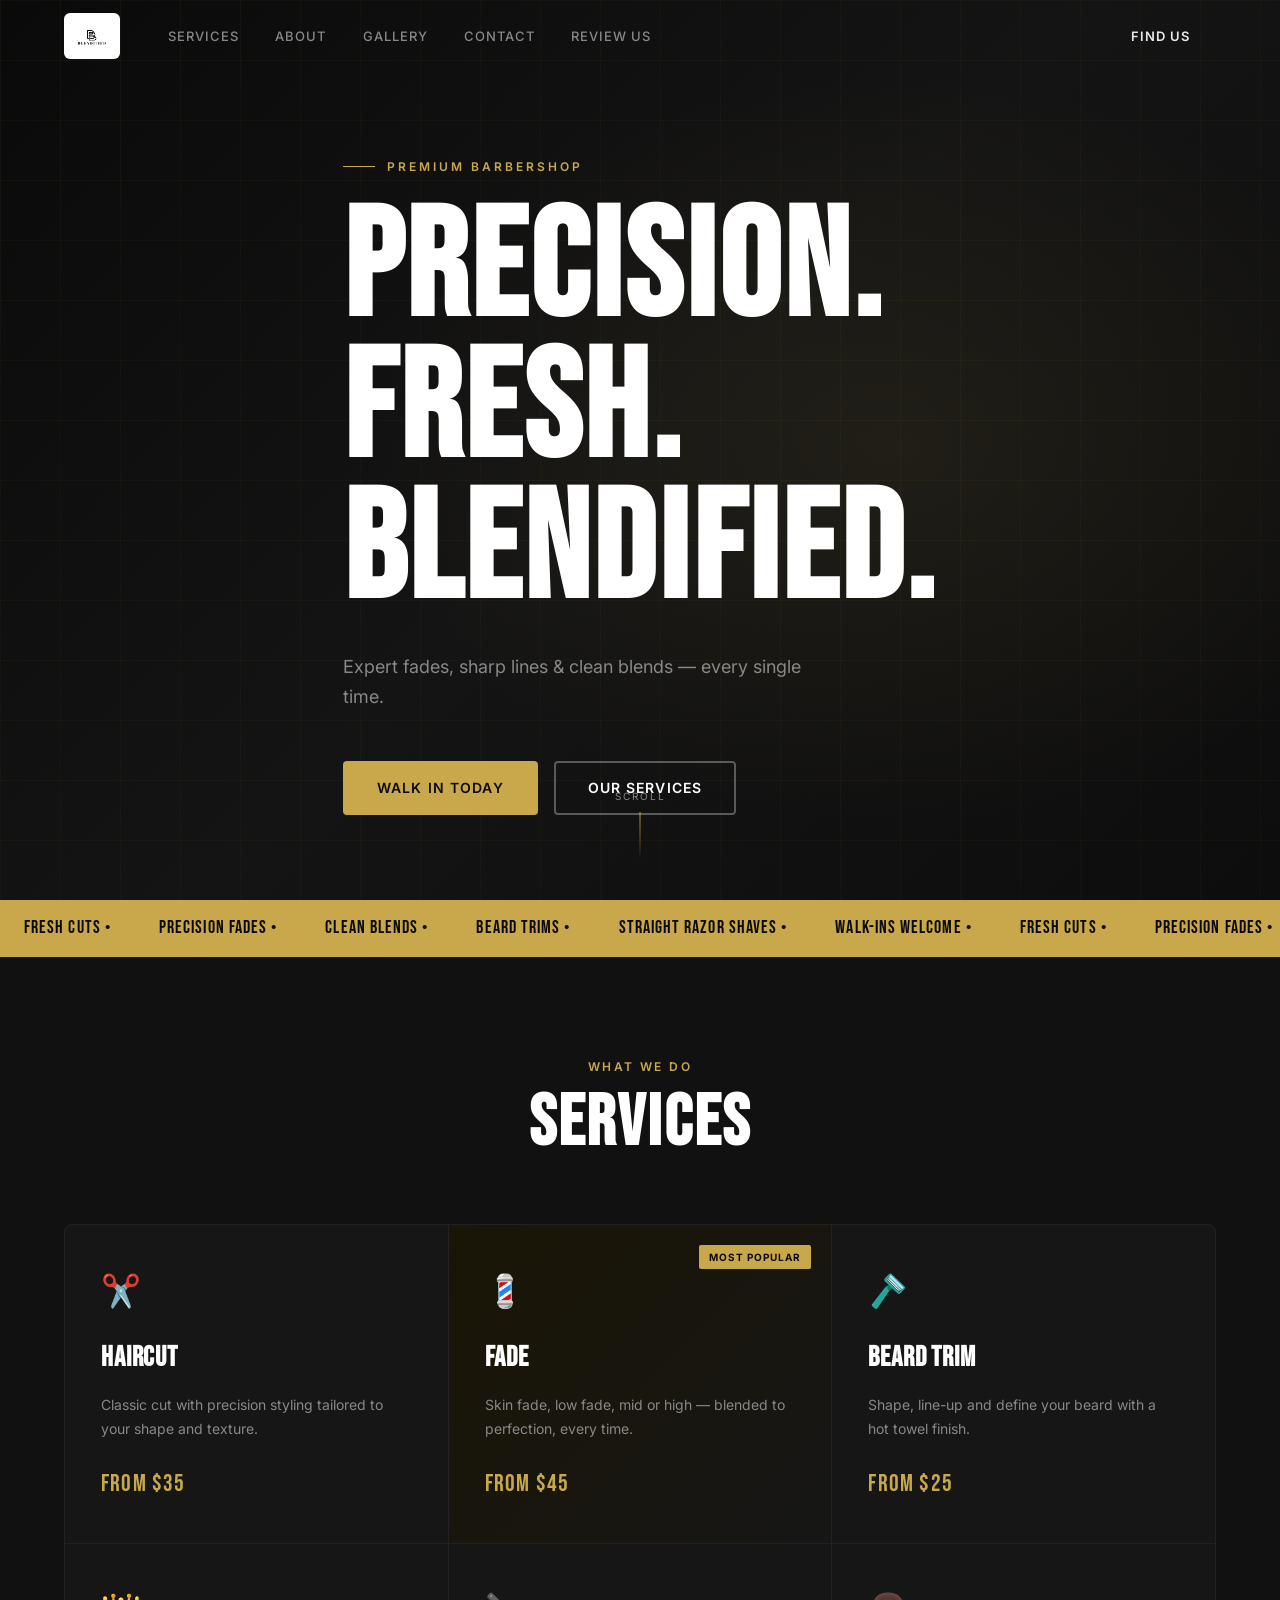
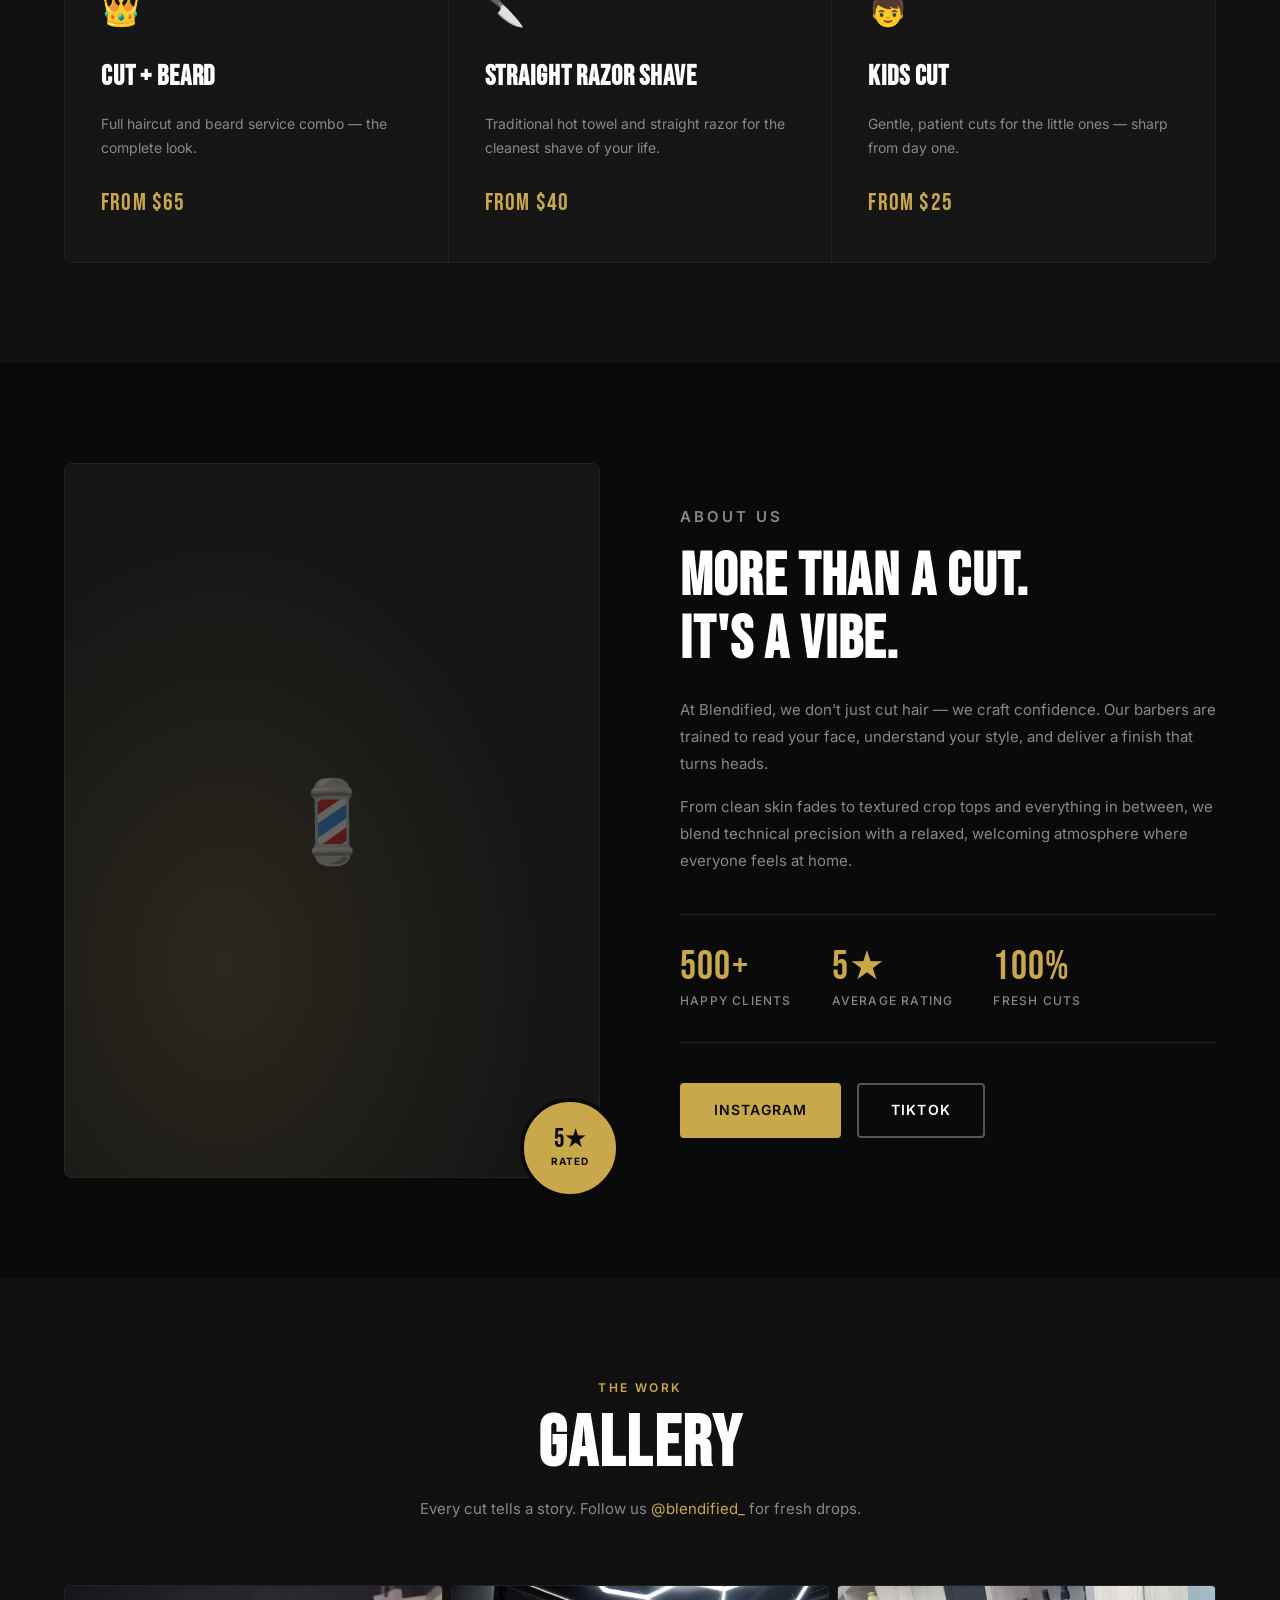
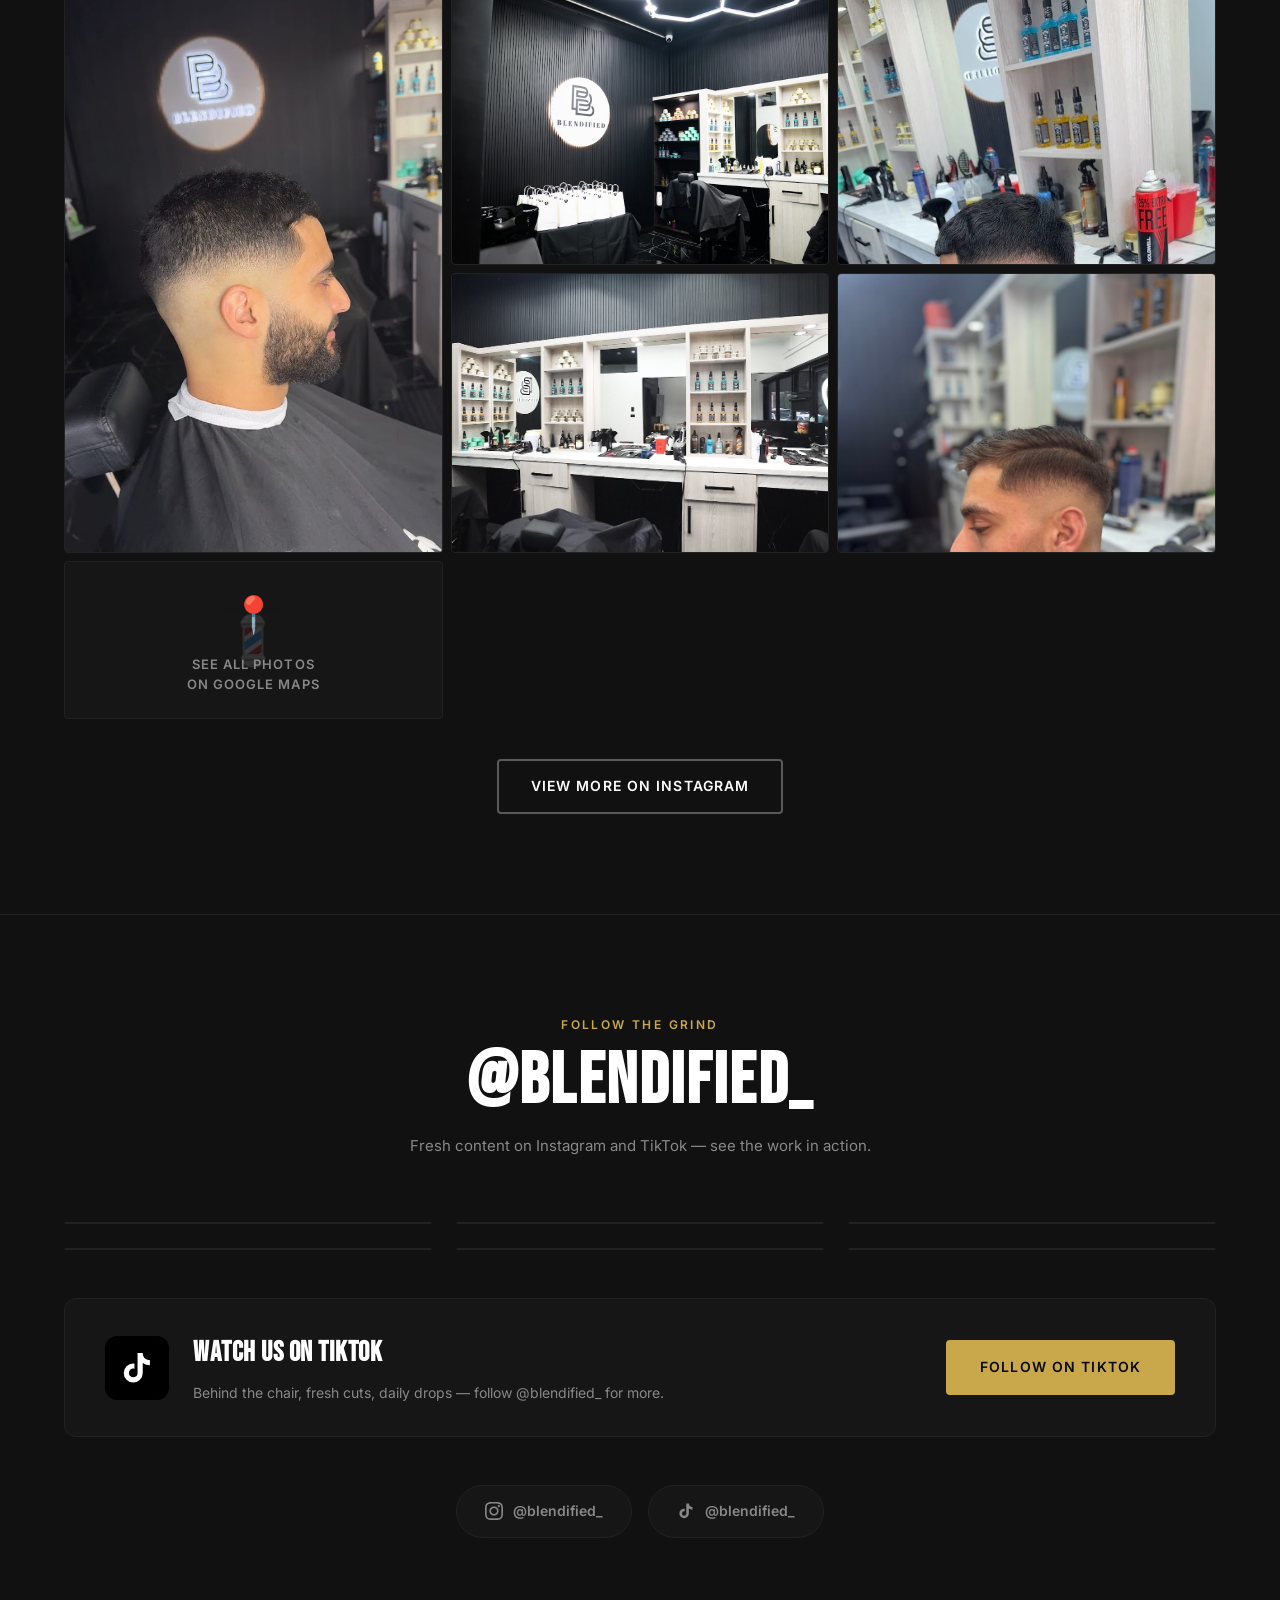
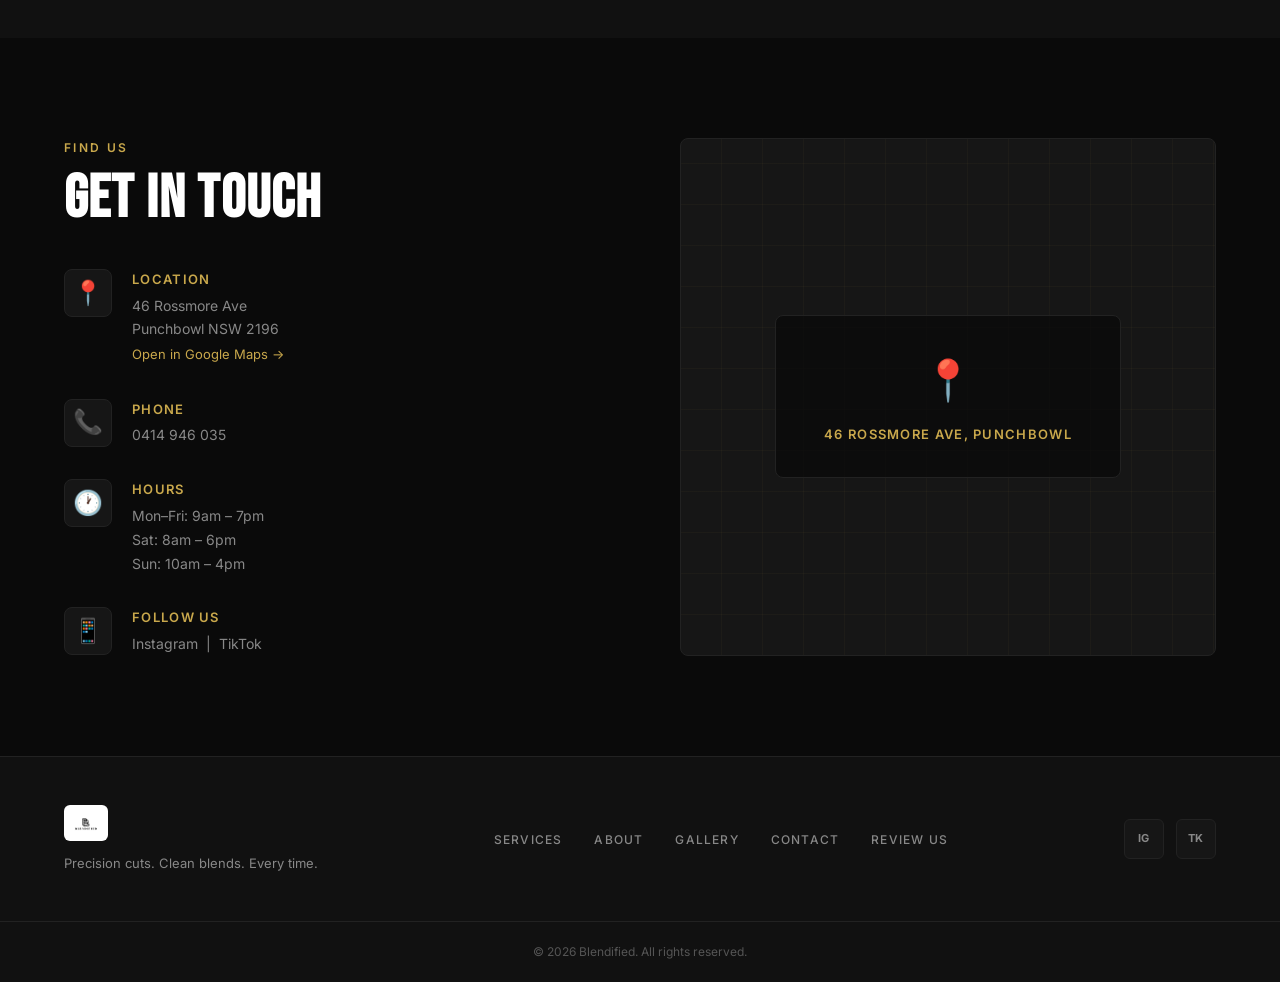
<file: index.html>
<!DOCTYPE html>
<html lang="en">
<head>
  <meta charset="UTF-8" />
  <meta name="viewport" content="width=device-width, initial-scale=1.0" />
  <title>Blendified | Premium Barbershop</title>
  <meta name="description" content="Blendified — precision fades, fresh cuts, clean blends. Walk-ins welcome." />
  <link rel="preconnect" href="https://fonts.googleapis.com" />
  <link rel="preconnect" href="https://fonts.gstatic.com" crossorigin />
  <link href="https://fonts.googleapis.com/css2?family=Bebas+Neue&family=Inter:wght@300;400;500;600&display=swap" rel="stylesheet" />
  <link rel="stylesheet" href="style.css" />
</head>
<body>

  <!-- NAV -->
  <nav id="navbar">
    <div class="nav-inner">
      <a href="#" class="logo-img"><img src="logo.jpg" alt="Blendified" /></a>
      <ul class="nav-links">
        <li><a href="#services">Services</a></li>
        <li><a href="#about">About</a></li>
        <li><a href="#gallery">Gallery</a></li>
        <li><a href="#contact">Contact</a></li>
        <li><a href="review.html">Review Us</a></li>
      </ul>
      <a href="#contact" class="btn btn-nav">Find Us</a>
      <button class="hamburger" id="hamburger" aria-label="Menu">
        <span></span><span></span><span></span>
      </button>
    </div>
    <div class="mobile-menu" id="mobileMenu">
      <a href="#services">Services</a>
      <a href="#about">About</a>
      <a href="#gallery">Gallery</a>
      <a href="#contact">Contact</a>
      <a href="review.html">Review Us ★</a>
      <a href="#contact" class="btn">Find Us</a>
    </div>
  </nav>

  <!-- HERO -->
  <section id="hero">
    <div class="hero-bg"></div>
    <div class="hero-content">
      <p class="hero-tag">Premium Barbershop</p>
      <h1 class="hero-title">PRECISION.<br/>FRESH.<br/>BLENDIFIED.</h1>
      <p class="hero-sub">Expert fades, sharp lines & clean blends — every single time.</p>
      <div class="hero-actions">
        <a href="#contact" class="btn btn-gold">Walk In Today</a>
        <a href="#services" class="btn btn-outline">Our Services</a>
      </div>
    </div>
    <div class="hero-scroll">
      <span>Scroll</span>
      <div class="scroll-line"></div>
    </div>
  </section>

  <!-- TICKER -->
  <div class="ticker">
    <div class="ticker-inner">
      <span>FRESH CUTS &bull;</span>
      <span>PRECISION FADES &bull;</span>
      <span>CLEAN BLENDS &bull;</span>
      <span>BEARD TRIMS &bull;</span>
      <span>STRAIGHT RAZOR SHAVES &bull;</span>
      <span>WALK-INS WELCOME &bull;</span>
      <span>FRESH CUTS &bull;</span>
      <span>PRECISION FADES &bull;</span>
      <span>CLEAN BLENDS &bull;</span>
      <span>BEARD TRIMS &bull;</span>
      <span>STRAIGHT RAZOR SHAVES &bull;</span>
      <span>WALK-INS WELCOME &bull;</span>
    </div>
  </div>

  <!-- SERVICES -->
  <section id="services">
    <div class="container">
      <div class="section-header">
        <p class="section-tag">What We Do</p>
        <h2>Services</h2>
      </div>
      <div class="services-grid">
        <div class="service-card">
          <div class="service-icon">✂️</div>
          <h3>Haircut</h3>
          <p>Classic cut with precision styling tailored to your shape and texture.</p>
          <div class="service-price">from $35</div>
        </div>
        <div class="service-card featured">
          <div class="service-badge">Most Popular</div>
          <div class="service-icon">💈</div>
          <h3>Fade</h3>
          <p>Skin fade, low fade, mid or high — blended to perfection, every time.</p>
          <div class="service-price">from $45</div>
        </div>
        <div class="service-card">
          <div class="service-icon">🪒</div>
          <h3>Beard Trim</h3>
          <p>Shape, line-up and define your beard with a hot towel finish.</p>
          <div class="service-price">from $25</div>
        </div>
        <div class="service-card">
          <div class="service-icon">👑</div>
          <h3>Cut + Beard</h3>
          <p>Full haircut and beard service combo — the complete look.</p>
          <div class="service-price">from $65</div>
        </div>
        <div class="service-card">
          <div class="service-icon">🔪</div>
          <h3>Straight Razor Shave</h3>
          <p>Traditional hot towel and straight razor for the cleanest shave of your life.</p>
          <div class="service-price">from $40</div>
        </div>
        <div class="service-card">
          <div class="service-icon">👦</div>
          <h3>Kids Cut</h3>
          <p>Gentle, patient cuts for the little ones — sharp from day one.</p>
          <div class="service-price">from $25</div>
        </div>
      </div>
    </div>
  </section>

  <!-- ABOUT -->
  <section id="about">
    <div class="container about-grid">
      <div class="about-visual">
        <div class="about-img-wrap">
          <div class="about-img-placeholder">
            <span class="big-icon">💈</span>
          </div>
          <div class="about-badge">
            <div class="badge-number">5★</div>
            <div class="badge-text">Rated</div>
          </div>
        </div>
      </div>
      <div class="about-copy">
        <p class="section-tag">About Us</p>
        <h2>More than a cut.<br/>It's a vibe.</h2>
        <p>At Blendified, we don't just cut hair — we craft confidence. Our barbers are trained to read your face, understand your style, and deliver a finish that turns heads.</p>
        <p>From clean skin fades to textured crop tops and everything in between, we blend technical precision with a relaxed, welcoming atmosphere where everyone feels at home.</p>
        <div class="about-stats">
          <div class="stat">
            <div class="stat-num">500+</div>
            <div class="stat-label">Happy Clients</div>
          </div>
          <div class="stat">
            <div class="stat-num">5★</div>
            <div class="stat-label">Average Rating</div>
          </div>
          <div class="stat">
            <div class="stat-num">100%</div>
            <div class="stat-label">Fresh Cuts</div>
          </div>
        </div>
        <div class="about-social">
          <a href="https://www.instagram.com/blendified_/" target="_blank" rel="noopener" class="btn btn-gold">Instagram</a>
          <a href="https://www.tiktok.com/@blendified_" target="_blank" rel="noopener" class="btn btn-outline">TikTok</a>
        </div>
      </div>
    </div>
  </section>

  <!-- GALLERY -->
  <section id="gallery">
    <div class="container">
      <div class="section-header">
        <p class="section-tag">The Work</p>
        <h2>Gallery</h2>
        <p class="section-sub">Every cut tells a story. Follow us <a href="https://www.instagram.com/blendified_/" target="_blank" rel="noopener">@blendified_</a> for fresh drops.</p>
      </div>
      <div class="gallery-grid">
        <div class="gallery-item gi-1" style="background-image:url('gallery/photo1.jpg');background-size:cover;background-position:center top"><div class="gallery-overlay"><span>Skin Fade</span></div></div>
        <div class="gallery-item gi-2" style="background-image:url('gallery/photo2.jpg');background-size:cover;background-position:center"><div class="gallery-overlay"><span>The Shop</span></div></div>
        <div class="gallery-item gi-3" style="background-image:url('gallery/photo3.jpg');background-size:cover;background-position:center top"><div class="gallery-overlay"><span>Low Fade</span></div></div>
        <div class="gallery-item gi-4" style="background-image:url('gallery/photo4.jpg');background-size:cover;background-position:center"><div class="gallery-overlay"><span>The Station</span></div></div>
        <div class="gallery-item gi-5" style="background-image:url('gallery/photo5.jpg');background-size:cover;background-position:center top"><div class="gallery-overlay"><span>Crop Fade</span></div></div>
        <div class="gallery-item gi-6 maps-cta-item">
          <a href="https://www.google.com/maps/place/Blendified/@-33.926997,151.0551255,17z/data=!4m6!3m5!1s0x6b12bb003c68b269:0x376d80c9e96a0823!8m2!3d-33.926997!4d151.0551255!16s%2Fg%2F11wp8xq0d4" target="_blank" rel="noopener" class="maps-cta-link">
            <span class="maps-cta-icon">📍</span>
            <span>See all photos<br/>on Google Maps</span>
          </a>
        </div>
      </div>
      <div class="gallery-cta">
        <a href="https://www.instagram.com/blendified_/" target="_blank" rel="noopener" class="btn btn-outline">
          View More on Instagram
        </a>
      </div>
    </div>
  </section>

  <!-- SOCIAL / VIDEOS -->
  <section id="social">
    <div class="container">
      <div class="section-header">
        <p class="section-tag">Follow The Grind</p>
        <h2>@blendified_</h2>
        <p class="section-sub">Fresh content on Instagram and TikTok — see the work in action.</p>
      </div>

      <!-- Instagram real post embeds -->
      <div class="ig-embed-grid">
        <blockquote class="instagram-media" data-instgrm-captioned
          data-instgrm-permalink="https://www.instagram.com/p/DTg0Cl0E4YC/"
          data-instgrm-version="14"></blockquote>
        <blockquote class="instagram-media" data-instgrm-captioned
          data-instgrm-permalink="https://www.instagram.com/p/DWizfLUlJkv/"
          data-instgrm-version="14"></blockquote>
        <blockquote class="instagram-media" data-instgrm-captioned
          data-instgrm-permalink="https://www.instagram.com/p/DUGDqPXEh0x/"
          data-instgrm-version="14"></blockquote>
        <blockquote class="instagram-media" data-instgrm-captioned
          data-instgrm-permalink="https://www.instagram.com/p/DTgzpUEk9lk/"
          data-instgrm-version="14"></blockquote>
        <blockquote class="instagram-media" data-instgrm-captioned
          data-instgrm-permalink="https://www.instagram.com/p/DREzB4bErJi/"
          data-instgrm-version="14"></blockquote>
        <blockquote class="instagram-media" data-instgrm-captioned
          data-instgrm-permalink="https://www.instagram.com/p/DQp-MgbEgAX/"
          data-instgrm-version="14"></blockquote>
      </div>
      <script async src="//www.instagram.com/embed.js"></script>

      <!-- TikTok CTA -->
      <div class="tiktok-cta">
        <div class="tiktok-cta-inner">
          <div class="tiktok-icon">
            <svg width="36" height="36" viewBox="0 0 24 24" fill="currentColor"><path d="M19.59 6.69a4.83 4.83 0 01-3.77-4.25V2h-3.45v13.67a2.89 2.89 0 01-2.88 2.5 2.89 2.89 0 01-2.89-2.89 2.89 2.89 0 012.89-2.89c.28 0 .54.04.79.1V9.01a6.27 6.27 0 00-.79-.05 6.34 6.34 0 00-6.34 6.34 6.34 6.34 0 006.34 6.34 6.34 6.34 0 006.33-6.34V8.69a8.18 8.18 0 004.78 1.52V6.73a4.85 4.85 0 01-1.01-.04z"/></svg>
          </div>
          <div class="tiktok-cta-text">
            <h3>Watch us on TikTok</h3>
            <p>Behind the chair, fresh cuts, daily drops — follow @blendified_ for more.</p>
          </div>
          <a href="https://www.tiktok.com/@blendified_" target="_blank" rel="noopener" class="btn btn-gold">
            Follow on TikTok
          </a>
        </div>
      </div>

      <div class="social-links">
        <a href="https://www.instagram.com/blendified_/" target="_blank" rel="noopener" class="social-pill">
          <svg width="18" height="18" viewBox="0 0 24 24" fill="currentColor"><path d="M12 2.163c3.204 0 3.584.012 4.85.07 3.252.148 4.771 1.691 4.919 4.919.058 1.265.069 1.645.069 4.849 0 3.205-.012 3.584-.069 4.849-.149 3.225-1.664 4.771-4.919 4.919-1.266.058-1.644.07-4.85.07-3.204 0-3.584-.012-4.849-.07-3.26-.149-4.771-1.699-4.919-4.92-.058-1.265-.07-1.644-.07-4.849 0-3.204.013-3.583.07-4.849.149-3.227 1.664-4.771 4.919-4.919 1.266-.057 1.645-.069 4.849-.069zm0-2.163c-3.259 0-3.667.014-4.947.072-4.358.2-6.78 2.618-6.98 6.98-.059 1.281-.073 1.689-.073 4.948 0 3.259.014 3.668.072 4.948.2 4.358 2.618 6.78 6.98 6.98 1.281.058 1.689.072 4.948.072 3.259 0 3.668-.014 4.948-.072 4.354-.2 6.782-2.618 6.979-6.98.059-1.28.073-1.689.073-4.948 0-3.259-.014-3.667-.072-4.947-.196-4.354-2.617-6.78-6.979-6.98-1.281-.059-1.69-.073-4.949-.073zm0 5.838c-3.403 0-6.162 2.759-6.162 6.162s2.759 6.163 6.162 6.163 6.162-2.759 6.162-6.163c0-3.403-2.759-6.162-6.162-6.162zm0 10.162c-2.209 0-4-1.79-4-4 0-2.209 1.791-4 4-4s4 1.791 4 4c0 2.21-1.791 4-4 4zm6.406-11.845c-.796 0-1.441.645-1.441 1.44s.645 1.44 1.441 1.44c.795 0 1.439-.645 1.439-1.44s-.644-1.44-1.439-1.44z"/></svg>
          @blendified_
        </a>
        <a href="https://www.tiktok.com/@blendified_" target="_blank" rel="noopener" class="social-pill">
          <svg width="18" height="18" viewBox="0 0 24 24" fill="currentColor"><path d="M19.59 6.69a4.83 4.83 0 01-3.77-4.25V2h-3.45v13.67a2.89 2.89 0 01-2.88 2.5 2.89 2.89 0 01-2.89-2.89 2.89 2.89 0 012.89-2.89c.28 0 .54.04.79.1V9.01a6.27 6.27 0 00-.79-.05 6.34 6.34 0 00-6.34 6.34 6.34 6.34 0 006.34 6.34 6.34 6.34 0 006.33-6.34V8.69a8.18 8.18 0 004.78 1.52V6.73a4.85 4.85 0 01-1.01-.04z"/></svg>
          @blendified_
        </a>
      </div>
    </div>
  </section>

  <!-- CONTACT -->
  <section id="contact">
    <div class="container contact-grid">
      <div class="contact-info">
        <p class="section-tag">Find Us</p>
        <h2>Get In Touch</h2>
        <div class="contact-items">
          <div class="contact-item">
            <div class="ci-icon">📍</div>
            <div>
              <strong>Location</strong>
              <p>46 Rossmore Ave<br/>Punchbowl NSW 2196</p>
              <a href="https://www.google.com/maps/place/Blendified/@-33.926997,151.0551255,17z/data=!4m6!3m5!1s0x6b12bb003c68b269:0x376d80c9e96a0823!8m2!3d-33.926997!4d151.0551255!16s%2Fg%2F11wp8xq0d4" target="_blank" rel="noopener" style="color:var(--gold);font-size:13px;">Open in Google Maps →</a>
            </div>
          </div>
          <div class="contact-item">
            <div class="ci-icon">📞</div>
            <div>
              <strong>Phone</strong>
              <p><a href="tel:+61414946035">0414 946 035</a></p>
            </div>
          </div>
          <div class="contact-item">
            <div class="ci-icon">🕐</div>
            <div>
              <strong>Hours</strong>
              <p>Mon–Fri: 9am – 7pm<br/>Sat: 8am – 6pm<br/>Sun: 10am – 4pm</p>
            </div>
          </div>
          <div class="contact-item">
            <div class="ci-icon">📱</div>
            <div>
              <strong>Follow Us</strong>
              <p>
                <a href="https://www.instagram.com/blendified_/" target="_blank" rel="noopener">Instagram</a> &nbsp;|&nbsp;
                <a href="https://www.tiktok.com/@blendified_" target="_blank" rel="noopener">TikTok</a>
              </p>
            </div>
          </div>
        </div>
      </div>
      <div class="contact-map">
        <div class="map-placeholder">
          <a href="https://www.google.com/maps/place/Blendified/@-33.926997,151.0551255,17z/data=!4m6!3m5!1s0x6b12bb003c68b269:0x376d80c9e96a0823!8m2!3d-33.926997!4d151.0551255!16s%2Fg%2F11wp8xq0d4" target="_blank" rel="noopener" class="map-link">
            <span class="map-pin">📍</span>
            <span>46 Rossmore Ave, Punchbowl</span>
          </a>
        </div>
      </div>
    </div>
  </section>

  <!-- FOOTER -->
  <footer>
    <div class="container footer-inner">
      <div class="footer-brand">
        <a href="#" class="logo-img logo-img-footer"><img src="logo.jpg" alt="Blendified" /></a>
        <p>Precision cuts. Clean blends. Every time.</p>
      </div>
      <div class="footer-links">
        <a href="#services">Services</a>
        <a href="#about">About</a>
        <a href="#gallery">Gallery</a>
        <a href="#contact">Contact</a>
        <a href="review.html">Review Us</a>
      </div>
      <div class="footer-social">
        <a href="https://www.instagram.com/blendified_/" target="_blank" rel="noopener" aria-label="Instagram">IG</a>
        <a href="https://www.tiktok.com/@blendified_" target="_blank" rel="noopener" aria-label="TikTok">TK</a>
      </div>
    </div>
    <div class="footer-bottom">
      <p>&copy; 2026 Blendified. All rights reserved.</p>
    </div>
  </footer>

  <script src="script.js"></script>
</body>
</html>
</file>
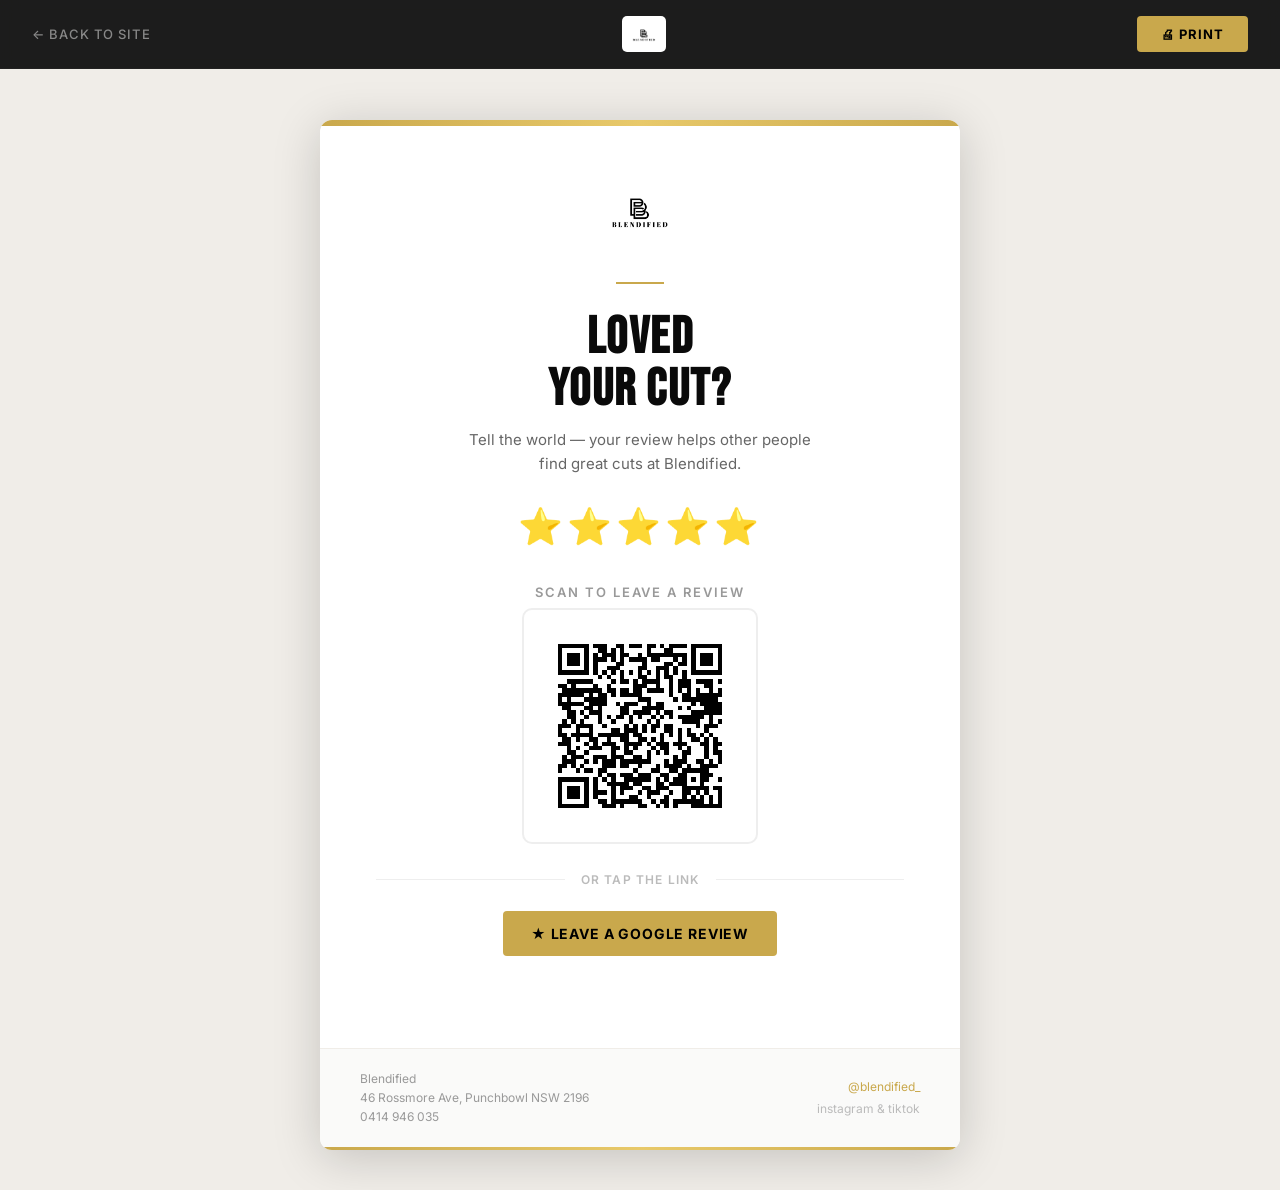
<file: review.html>
<!DOCTYPE html>
<html lang="en">
<head>
  <meta charset="UTF-8" />
  <meta name="viewport" content="width=device-width, initial-scale=1.0" />
  <title>Leave a Review — Blendified</title>
  <link rel="preconnect" href="https://fonts.googleapis.com" />
  <link rel="preconnect" href="https://fonts.gstatic.com" crossorigin />
  <link href="https://fonts.googleapis.com/css2?family=Bebas+Neue&family=Inter:wght@300;400;500;600;700&display=swap" rel="stylesheet" />
  <style>
    *, *::before, *::after { box-sizing: border-box; margin: 0; padding: 0; }

    :root {
      --gold: #C9A84C;
      --gold-light: #E8C96A;
      --black: #0A0A0A;
      --dark: #111;
      --font-display: 'Bebas Neue', sans-serif;
      --font-body: 'Inter', sans-serif;
    }

    body {
      background: #f0ede8;
      font-family: var(--font-body);
      min-height: 100vh;
      display: flex;
      flex-direction: column;
      align-items: center;
      justify-content: center;
      padding: 40px 20px;
    }

    /* ── Screen nav ── */
    .screen-nav {
      position: fixed;
      top: 0; left: 0; right: 0;
      display: flex;
      align-items: center;
      justify-content: space-between;
      padding: 16px 32px;
      background: rgba(10,10,10,0.92);
      backdrop-filter: blur(10px);
      border-bottom: 1px solid #222;
      z-index: 10;
    }
    .screen-nav a {
      font-family: var(--font-body);
      font-size: 13px;
      font-weight: 500;
      letter-spacing: 0.08em;
      text-transform: uppercase;
      color: #888;
      text-decoration: none;
      transition: color 0.2s;
    }
    .screen-nav a:hover { color: var(--gold); }
    .nav-logo {
      background: #fff;
      border-radius: 5px;
      padding: 4px 8px;
      display: inline-flex;
    }
    .nav-logo img { height: 28px; width: auto; }

    .print-btn {
      display: inline-flex;
      align-items: center;
      gap: 8px;
      padding: 10px 24px;
      background: var(--gold);
      color: #000;
      border: none;
      border-radius: 4px;
      font-family: var(--font-body);
      font-size: 13px;
      font-weight: 700;
      letter-spacing: 0.08em;
      text-transform: uppercase;
      cursor: pointer;
      transition: background 0.2s;
    }
    .print-btn:hover { background: var(--gold-light); }

    /* ── Card ── */
    .card-wrap {
      margin-top: 80px;
      width: 100%;
      max-width: 640px;
    }

    .card {
      background: #fff;
      border-radius: 12px;
      box-shadow: 0 8px 48px rgba(0,0,0,0.18);
      overflow: hidden;
      position: relative;
    }

    /* top gold bar */
    .card::before {
      content: '';
      display: block;
      height: 6px;
      background: linear-gradient(90deg, var(--gold), var(--gold-light), var(--gold));
    }

    .card-body {
      padding: 48px 56px 52px;
      text-align: center;
    }

    .card-logo {
      margin-bottom: 32px;
    }
    .card-logo img {
      height: 72px;
      width: auto;
    }

    .divider {
      width: 48px;
      height: 2px;
      background: var(--gold);
      margin: 0 auto 28px;
    }

    .headline {
      font-family: var(--font-display);
      font-size: 52px;
      letter-spacing: 0.03em;
      line-height: 1;
      color: var(--black);
      margin-bottom: 12px;
    }

    .subline {
      font-size: 15px;
      color: #666;
      margin-bottom: 28px;
      line-height: 1.6;
    }

    .stars {
      font-size: 36px;
      letter-spacing: 4px;
      margin-bottom: 36px;
    }

    .qr-wrap {
      display: inline-block;
      padding: 16px;
      border: 2px solid #eee;
      border-radius: 10px;
      margin-bottom: 24px;
      background: #fff;
    }
    .qr-wrap img {
      display: block;
      width: 200px;
      height: 200px;
    }

    .scan-label {
      font-size: 13px;
      font-weight: 600;
      letter-spacing: 0.15em;
      text-transform: uppercase;
      color: #999;
      margin-bottom: 8px;
    }

    .review-url {
      font-size: 12px;
      color: #aaa;
      word-break: break-all;
      margin-bottom: 36px;
    }

    .or-row {
      display: flex;
      align-items: center;
      gap: 16px;
      margin-bottom: 24px;
    }
    .or-line { flex: 1; height: 1px; background: #eee; }
    .or-text { font-size: 12px; font-weight: 600; letter-spacing: 0.1em; text-transform: uppercase; color: #bbb; }

    .review-link {
      display: inline-flex;
      align-items: center;
      gap: 8px;
      padding: 14px 28px;
      background: var(--gold);
      color: #000;
      font-weight: 700;
      font-size: 14px;
      letter-spacing: 0.06em;
      text-transform: uppercase;
      text-decoration: none;
      border-radius: 4px;
      margin-bottom: 40px;
      transition: background 0.2s;
    }
    .review-link:hover { background: var(--gold-light); }

    .card-footer-strip {
      border-top: 1px solid #f0ede8;
      padding: 20px 40px;
      display: flex;
      align-items: center;
      justify-content: space-between;
      background: #fafaf9;
    }
    .card-footer-strip address {
      font-style: normal;
      font-size: 12px;
      color: #999;
      line-height: 1.6;
    }
    .card-footer-strip .social {
      font-size: 12px;
      color: #bbb;
      text-align: right;
      line-height: 1.8;
    }
    .card-footer-strip .social a {
      color: var(--gold);
      text-decoration: none;
    }

    /* bottom gold bar */
    .card::after {
      content: '';
      display: block;
      height: 3px;
      background: linear-gradient(90deg, var(--gold), var(--gold-light), var(--gold));
    }

    /* ── PRINT ── */
    @media print {
      @page {
        size: A4 portrait;
        margin: 0;
      }

      body {
        background: #fff;
        padding: 0;
        display: block;
        -webkit-print-color-adjust: exact;
        print-color-adjust: exact;
      }

      .screen-nav,
      .print-btn,
      .or-row,
      .review-link { display: none !important; }

      .card-wrap {
        margin: 0;
        max-width: 100%;
        width: 100%;
      }

      .card {
        border-radius: 0;
        box-shadow: none;
        min-height: 100vh;
      }

      .card-body { padding: 60px 80px 60px; }

      .headline { font-size: 64px; }
      .stars { font-size: 44px; }

      .qr-wrap {
        padding: 20px;
      }
      .qr-wrap img {
        width: 240px;
        height: 240px;
      }
    }
  </style>
</head>
<body>

  <!-- Screen only nav -->
  <nav class="screen-nav">
    <a href="index.html">← Back to site</a>
    <a href="index.html" class="nav-logo"><img src="logo.jpg" alt="Blendified" /></a>
    <button class="print-btn" onclick="window.print()">🖨 Print</button>
  </nav>

  <div class="card-wrap">
    <div class="card">
      <div class="card-body">

        <div class="card-logo">
          <img src="logo.jpg" alt="Blendified" />
        </div>

        <div class="divider"></div>

        <h1 class="headline">Loved<br/>your cut?</h1>
        <p class="subline">Tell the world — your review helps other people<br/>find great cuts at Blendified.</p>

        <div class="stars">⭐⭐⭐⭐⭐</div>

        <p class="scan-label">Scan to leave a review</p>
        <div class="qr-wrap">
          <img src="qr-review.svg" alt="QR Code — Leave a Review" />
        </div>

        <div class="or-row">
          <div class="or-line"></div>
          <span class="or-text">or tap the link</span>
          <div class="or-line"></div>
        </div>

        <a href="https://search.google.com/local/writereview?placeid=ChIJabJoPAC7EmsRIwhq6cmAbTc"
           target="_blank" rel="noopener" class="review-link">
          ★ Leave a Google Review
        </a>

      </div>

      <div class="card-footer-strip">
        <address>
          Blendified<br/>
          46 Rossmore Ave, Punchbowl NSW 2196<br/>
          0414 946 035
        </address>
        <div class="social">
          <a href="https://www.instagram.com/blendified_/" target="_blank">@blendified_</a><br/>
          instagram &amp; tiktok
        </div>
      </div>
    </div>
  </div>

</body>
</html>
</file>
<file: style.css>
/* ===== RESET & BASE ===== */
*, *::before, *::after { box-sizing: border-box; margin: 0; padding: 0; }

:root {
  --gold: #C9A84C;
  --gold-light: #E8C96A;
  --black: #0A0A0A;
  --dark: #111111;
  --card: #161616;
  --border: #222222;
  --text: #E8E8E8;
  --muted: #888888;
  --white: #FFFFFF;
  --font-display: 'Bebas Neue', sans-serif;
  --font-body: 'Inter', sans-serif;
}

html { scroll-behavior: smooth; }

body {
  background: var(--black);
  color: var(--text);
  font-family: var(--font-body);
  font-size: 16px;
  line-height: 1.6;
  overflow-x: hidden;
}

a { color: inherit; text-decoration: none; }

img { max-width: 100%; display: block; }

.container {
  max-width: 1200px;
  margin: 0 auto;
  padding: 0 24px;
}

section { padding: 100px 0; }

/* ===== BUTTONS ===== */
.btn {
  display: inline-flex;
  align-items: center;
  justify-content: center;
  padding: 14px 32px;
  border-radius: 4px;
  font-family: var(--font-body);
  font-weight: 600;
  font-size: 14px;
  letter-spacing: 0.08em;
  text-transform: uppercase;
  cursor: pointer;
  transition: all 0.25s ease;
  border: 2px solid transparent;
}

.btn-gold {
  background: var(--gold);
  color: var(--black);
  border-color: var(--gold);
}
.btn-gold:hover { background: var(--gold-light); border-color: var(--gold-light); }

.btn-outline {
  background: transparent;
  color: var(--white);
  border-color: rgba(255,255,255,0.3);
}
.btn-outline:hover { border-color: var(--gold); color: var(--gold); }

.btn-nav {
  padding: 10px 24px;
  font-size: 13px;
}

/* ===== SECTION HEADER ===== */
.section-tag {
  font-size: 12px;
  font-weight: 600;
  letter-spacing: 0.2em;
  text-transform: uppercase;
  color: var(--gold);
  margin-bottom: 12px;
}

.section-header {
  text-align: center;
  margin-bottom: 64px;
}

.section-header h2 {
  font-family: var(--font-display);
  font-size: clamp(48px, 6vw, 72px);
  letter-spacing: 0.03em;
  line-height: 1;
  color: var(--white);
}

.section-sub {
  margin-top: 16px;
  color: var(--muted);
  font-size: 15px;
}

.section-sub a { color: var(--gold); }
.section-sub a:hover { text-decoration: underline; }

/* ===== NAVBAR ===== */
#navbar {
  position: fixed;
  top: 0;
  left: 0;
  right: 0;
  z-index: 100;
  transition: background 0.3s ease, box-shadow 0.3s ease;
}

#navbar.scrolled {
  background: rgba(10,10,10,0.95);
  backdrop-filter: blur(12px);
  box-shadow: 0 1px 0 var(--border);
}

.nav-inner {
  max-width: 1200px;
  margin: 0 auto;
  padding: 0 24px;
  height: 72px;
  display: flex;
  align-items: center;
  gap: 48px;
}

.logo-img {
  display: inline-flex;
  align-items: center;
  flex-shrink: 0;
  background: #fff;
  border-radius: 6px;
  padding: 5px 10px;
}
.logo-img img {
  height: 36px;
  width: auto;
  display: block;
  object-fit: contain;
}
.logo-img-footer {
  padding: 4px 8px;
}
.logo-img-footer img {
  height: 28px;
}

.logo {
  font-family: var(--font-display);
  font-size: 28px;
  letter-spacing: 0.05em;
  color: var(--white);
  flex-shrink: 0;
}
.logo span { color: var(--gold); }

.nav-links {
  display: flex;
  gap: 36px;
  list-style: none;
  flex: 1;
}

.nav-links a {
  font-size: 13px;
  font-weight: 500;
  letter-spacing: 0.08em;
  text-transform: uppercase;
  color: var(--muted);
  transition: color 0.2s;
}
.nav-links a:hover { color: var(--white); }

.hamburger {
  display: none;
  flex-direction: column;
  gap: 5px;
  background: none;
  border: none;
  cursor: pointer;
  padding: 4px;
  margin-left: auto;
}
.hamburger span {
  display: block;
  width: 24px;
  height: 2px;
  background: var(--white);
  transition: transform 0.3s, opacity 0.3s;
}
.hamburger.open span:nth-child(1) { transform: translateY(7px) rotate(45deg); }
.hamburger.open span:nth-child(2) { opacity: 0; }
.hamburger.open span:nth-child(3) { transform: translateY(-7px) rotate(-45deg); }

.mobile-menu {
  display: none;
  flex-direction: column;
  gap: 0;
  background: var(--dark);
  border-top: 1px solid var(--border);
  padding: 16px 24px 24px;
}
.mobile-menu a {
  padding: 12px 0;
  font-size: 14px;
  font-weight: 500;
  letter-spacing: 0.08em;
  text-transform: uppercase;
  color: var(--muted);
  border-bottom: 1px solid var(--border);
  transition: color 0.2s;
}
.mobile-menu a:hover { color: var(--white); }
.mobile-menu .btn { margin-top: 16px; text-align: center; }
.mobile-menu.open { display: flex; }

/* ===== HERO ===== */
#hero {
  position: relative;
  min-height: 100vh;
  display: flex;
  align-items: center;
  padding: 0;
  overflow: hidden;
}

.hero-bg {
  position: absolute;
  inset: 0;
  background:
    radial-gradient(ellipse 60% 60% at 70% 50%, rgba(201,168,76,0.08) 0%, transparent 70%),
    linear-gradient(135deg, #0A0A0A 0%, #141414 50%, #0D0D0D 100%);
}

.hero-bg::after {
  content: '';
  position: absolute;
  inset: 0;
  background-image:
    linear-gradient(rgba(201,168,76,0.04) 1px, transparent 1px),
    linear-gradient(90deg, rgba(201,168,76,0.04) 1px, transparent 1px);
  background-size: 60px 60px;
}

.hero-content {
  position: relative;
  z-index: 2;
  max-width: 1200px;
  margin: 0 auto;
  padding: 0 24px;
  padding-top: 72px;
}

.hero-tag {
  font-size: 12px;
  font-weight: 600;
  letter-spacing: 0.25em;
  text-transform: uppercase;
  color: var(--gold);
  margin-bottom: 24px;
  display: flex;
  align-items: center;
  gap: 12px;
}

.hero-tag::before {
  content: '';
  display: block;
  width: 32px;
  height: 1px;
  background: var(--gold);
}

.hero-title {
  font-family: var(--font-display);
  font-size: clamp(72px, 12vw, 160px);
  line-height: 0.92;
  letter-spacing: 0.02em;
  color: var(--white);
  margin-bottom: 28px;
}

.hero-title .line-gold { color: var(--gold); }

.hero-sub {
  font-size: 18px;
  color: var(--muted);
  max-width: 480px;
  margin-bottom: 48px;
  line-height: 1.7;
}

.hero-actions {
  display: flex;
  gap: 16px;
  flex-wrap: wrap;
}

.hero-scroll {
  position: absolute;
  bottom: 40px;
  left: 50%;
  transform: translateX(-50%);
  display: flex;
  flex-direction: column;
  align-items: center;
  gap: 8px;
  z-index: 2;
}

.hero-scroll span {
  font-size: 10px;
  letter-spacing: 0.2em;
  text-transform: uppercase;
  color: var(--muted);
}

.scroll-line {
  width: 1px;
  height: 48px;
  background: linear-gradient(to bottom, var(--gold), transparent);
  animation: scrollPulse 2s ease-in-out infinite;
}

@keyframes scrollPulse {
  0%, 100% { opacity: 1; transform: scaleY(1); }
  50% { opacity: 0.3; transform: scaleY(0.6); }
}

/* ===== TICKER ===== */
.ticker {
  background: var(--gold);
  overflow: hidden;
  padding: 14px 0;
}

.ticker-inner {
  display: flex;
  gap: 0;
  white-space: nowrap;
  animation: ticker 30s linear infinite;
}

.ticker-inner span {
  font-family: var(--font-display);
  font-size: 18px;
  letter-spacing: 0.06em;
  color: var(--black);
  padding: 0 24px;
  flex-shrink: 0;
}

@keyframes ticker {
  from { transform: translateX(0); }
  to { transform: translateX(-50%); }
}

/* ===== SERVICES ===== */
#services {
  background: var(--dark);
}

.services-grid {
  display: grid;
  grid-template-columns: repeat(3, 1fr);
  gap: 1px;
  background: var(--border);
  border: 1px solid var(--border);
  border-radius: 8px;
  overflow: hidden;
}

.service-card {
  position: relative;
  background: var(--card);
  padding: 40px 36px;
  transition: background 0.2s;
}

.service-card:hover { background: #1a1a1a; }

.service-card.featured {
  background: linear-gradient(135deg, #1a1505 0%, #161616 100%);
}

.service-badge {
  position: absolute;
  top: 20px;
  right: 20px;
  background: var(--gold);
  color: var(--black);
  font-size: 10px;
  font-weight: 700;
  letter-spacing: 0.1em;
  text-transform: uppercase;
  padding: 4px 10px;
  border-radius: 2px;
}

.service-icon {
  font-size: 32px;
  margin-bottom: 20px;
}

.service-card h3 {
  font-family: var(--font-display);
  font-size: 28px;
  letter-spacing: 0.03em;
  color: var(--white);
  margin-bottom: 12px;
}

.service-card p {
  font-size: 14px;
  color: var(--muted);
  line-height: 1.7;
  margin-bottom: 24px;
}

.service-price {
  font-family: var(--font-display);
  font-size: 24px;
  color: var(--gold);
  letter-spacing: 0.05em;
}

/* ===== ABOUT ===== */
#about {
  background: var(--black);
}

.about-grid {
  display: grid;
  grid-template-columns: 1fr 1fr;
  gap: 80px;
  align-items: center;
}

.about-img-wrap {
  position: relative;
}

.about-img-placeholder {
  aspect-ratio: 3/4;
  background: var(--card);
  border: 1px solid var(--border);
  border-radius: 8px;
  display: flex;
  align-items: center;
  justify-content: center;
  overflow: hidden;
}

.about-img-placeholder::before {
  content: '';
  position: absolute;
  inset: 0;
  background: radial-gradient(ellipse at 30% 70%, rgba(201,168,76,0.12) 0%, transparent 60%);
  border-radius: 8px;
}

.big-icon { font-size: 80px; opacity: 0.3; }

.about-badge {
  position: absolute;
  bottom: -20px;
  right: -20px;
  width: 100px;
  height: 100px;
  background: var(--gold);
  border-radius: 50%;
  display: flex;
  flex-direction: column;
  align-items: center;
  justify-content: center;
  border: 4px solid var(--black);
}

.badge-number {
  font-family: var(--font-display);
  font-size: 26px;
  color: var(--black);
  line-height: 1;
}
.badge-text {
  font-size: 10px;
  font-weight: 700;
  color: var(--black);
  letter-spacing: 0.1em;
  text-transform: uppercase;
}

.about-copy h2 {
  font-family: var(--font-display);
  font-size: clamp(40px, 5vw, 60px);
  line-height: 1.05;
  letter-spacing: 0.02em;
  color: var(--white);
  margin-bottom: 24px;
}

.about-copy p {
  font-size: 15px;
  color: var(--muted);
  line-height: 1.8;
  margin-bottom: 16px;
}

.about-stats {
  display: flex;
  gap: 40px;
  margin: 40px 0;
  padding: 32px 0;
  border-top: 1px solid var(--border);
  border-bottom: 1px solid var(--border);
}

.stat-num {
  font-family: var(--font-display);
  font-size: 40px;
  color: var(--gold);
  letter-spacing: 0.03em;
  line-height: 1;
}

.stat-label {
  font-size: 12px;
  color: var(--muted);
  font-weight: 500;
  text-transform: uppercase;
  letter-spacing: 0.1em;
  margin-top: 4px;
}

/* ===== GALLERY ===== */
#gallery {
  background: var(--dark);
}

.gallery-grid {
  display: grid;
  grid-template-columns: repeat(3, 1fr);
  grid-template-rows: repeat(2, 280px);
  gap: 8px;
  margin-bottom: 40px;
}

.gallery-item {
  position: relative;
  border-radius: 4px;
  overflow: hidden;
  cursor: pointer;
  background: var(--card);
  border: 1px solid var(--border);
}

.gi-1 { grid-row: 1 / 3; background: linear-gradient(135deg, #1a1a1a 0%, #252015 100%); }
.gi-2 { background: linear-gradient(135deg, #151515 0%, #201a10 100%); }
.gi-3 { background: linear-gradient(135deg, #181818 0%, #221c0e 100%); }
.gi-4 { background: linear-gradient(135deg, #141414 0%, #1e1810 100%); }
.gi-5 { background: linear-gradient(135deg, #1a1a1a 0%, #241e12 100%); }
.gi-6 { background: linear-gradient(135deg, #161616 0%, #201a0e 100%); }

.gallery-item:not([style])::before {
  content: '💈';
  position: absolute;
  top: 50%;
  left: 50%;
  transform: translate(-50%, -50%);
  font-size: 48px;
  opacity: 0.15;
}

.gallery-overlay {
  position: absolute;
  inset: 0;
  background: linear-gradient(to top, rgba(0,0,0,0.8) 0%, transparent 50%);
  display: flex;
  align-items: flex-end;
  padding: 20px;
  opacity: 0;
  transition: opacity 0.3s ease;
}

.gallery-item:hover .gallery-overlay { opacity: 1; }

.gallery-overlay span {
  font-family: var(--font-display);
  font-size: 20px;
  letter-spacing: 0.05em;
  color: var(--white);
}

.gallery-cta { text-align: center; }

.maps-cta-item {
  background: var(--card) !important;
  display: flex;
  align-items: center;
  justify-content: center;
}
.maps-cta-link {
  display: flex;
  flex-direction: column;
  align-items: center;
  gap: 12px;
  padding: 24px;
  text-align: center;
  transition: color 0.2s;
  color: var(--muted);
}
.maps-cta-link:hover { color: var(--gold); }
.maps-cta-icon { font-size: 36px; }
.maps-cta-link span:last-child {
  font-size: 13px;
  font-weight: 600;
  letter-spacing: 0.08em;
  text-transform: uppercase;
  line-height: 1.5;
}

/* ===== SOCIAL / VIDEOS ===== */
#social {
  background: var(--dark);
  border-top: 1px solid var(--border);
}

/* Instagram embed grid */
.ig-embed-grid {
  display: grid;
  grid-template-columns: repeat(3, 1fr);
  gap: 24px;
  margin-bottom: 48px;
  align-items: start;
}

.ig-embed-grid .instagram-media {
  min-width: 0 !important;
  max-width: 100% !important;
  width: 100% !important;
  border-radius: 8px !important;
  border: 1px solid var(--border) !important;
  background: var(--card) !important;
}

/* TikTok CTA banner */
.tiktok-cta {
  margin-bottom: 48px;
}

.tiktok-cta-inner {
  display: flex;
  align-items: center;
  gap: 24px;
  background: var(--card);
  border: 1px solid var(--border);
  border-radius: 12px;
  padding: 32px 40px;
}

.tiktok-icon {
  width: 64px;
  height: 64px;
  background: #000;
  border-radius: 12px;
  display: flex;
  align-items: center;
  justify-content: center;
  flex-shrink: 0;
  color: var(--white);
}

.tiktok-cta-text {
  flex: 1;
}

.tiktok-cta-text h3 {
  font-family: var(--font-display);
  font-size: 28px;
  letter-spacing: 0.03em;
  color: var(--white);
  margin-bottom: 6px;
}

.tiktok-cta-text p {
  font-size: 14px;
  color: var(--muted);
}

.about-social {
  display: flex;
  gap: 16px;
  flex-wrap: wrap;
}

.social-links {
  display: flex;
  gap: 16px;
  justify-content: center;
  flex-wrap: wrap;
}

.social-pill {
  display: inline-flex;
  align-items: center;
  gap: 10px;
  padding: 14px 28px;
  background: var(--card);
  border: 1px solid var(--border);
  border-radius: 100px;
  font-size: 14px;
  font-weight: 600;
  color: var(--muted);
  transition: all 0.2s;
}
.social-pill:hover { border-color: var(--gold); color: var(--gold); }

/* ===== CONTACT ===== */
#contact {
  background: var(--black);
}

.contact-grid {
  display: grid;
  grid-template-columns: 1fr 1fr;
  gap: 80px;
  align-items: center;
}

.contact-info h2 {
  font-family: var(--font-display);
  font-size: clamp(40px, 5vw, 60px);
  letter-spacing: 0.02em;
  color: var(--white);
  margin-bottom: 40px;
  line-height: 1;
}

.contact-items {
  display: flex;
  flex-direction: column;
  gap: 32px;
}

.contact-item {
  display: flex;
  gap: 20px;
  align-items: flex-start;
}

.ci-icon {
  font-size: 24px;
  flex-shrink: 0;
  width: 48px;
  height: 48px;
  background: var(--card);
  border: 1px solid var(--border);
  border-radius: 8px;
  display: flex;
  align-items: center;
  justify-content: center;
}

.contact-item strong {
  display: block;
  font-size: 13px;
  font-weight: 600;
  letter-spacing: 0.1em;
  text-transform: uppercase;
  color: var(--gold);
  margin-bottom: 4px;
}

.contact-item p {
  font-size: 14px;
  color: var(--muted);
  line-height: 1.7;
}

.contact-item a { color: var(--muted); transition: color 0.2s; }
.contact-item a:hover { color: var(--gold); }

.contact-map { height: 100%; min-height: 400px; }

.map-placeholder {
  height: 100%;
  min-height: 400px;
  background: var(--card);
  border: 1px solid var(--border);
  border-radius: 8px;
  display: flex;
  align-items: center;
  justify-content: center;
  position: relative;
  overflow: hidden;
}

.map-placeholder::before {
  content: '';
  position: absolute;
  inset: 0;
  background:
    repeating-linear-gradient(0deg, transparent, transparent 40px, rgba(201,168,76,0.04) 40px, rgba(201,168,76,0.04) 41px),
    repeating-linear-gradient(90deg, transparent, transparent 40px, rgba(201,168,76,0.04) 40px, rgba(201,168,76,0.04) 41px);
}

.map-link {
  position: relative;
  z-index: 1;
  display: flex;
  flex-direction: column;
  align-items: center;
  gap: 12px;
  padding: 32px 48px;
  background: rgba(10,10,10,0.8);
  border: 1px solid var(--border);
  border-radius: 8px;
  transition: border-color 0.2s;
}

.map-link:hover { border-color: var(--gold); }

.map-pin { font-size: 40px; }

.map-link span:last-child {
  font-size: 13px;
  font-weight: 600;
  letter-spacing: 0.1em;
  text-transform: uppercase;
  color: var(--gold);
}

/* ===== FOOTER ===== */
footer {
  background: var(--dark);
  border-top: 1px solid var(--border);
}

.footer-inner {
  display: flex;
  align-items: center;
  justify-content: space-between;
  gap: 32px;
  padding: 48px 24px;
  flex-wrap: wrap;
}

.footer-brand p {
  font-size: 13px;
  color: var(--muted);
  margin-top: 8px;
}

.footer-links {
  display: flex;
  gap: 32px;
}

.footer-links a {
  font-size: 12px;
  font-weight: 500;
  letter-spacing: 0.1em;
  text-transform: uppercase;
  color: var(--muted);
  transition: color 0.2s;
}
.footer-links a:hover { color: var(--gold); }

.footer-social {
  display: flex;
  gap: 12px;
}

.footer-social a {
  width: 40px;
  height: 40px;
  background: var(--card);
  border: 1px solid var(--border);
  border-radius: 6px;
  display: flex;
  align-items: center;
  justify-content: center;
  font-size: 11px;
  font-weight: 700;
  letter-spacing: 0.05em;
  color: var(--muted);
  transition: all 0.2s;
}
.footer-social a:hover { border-color: var(--gold); color: var(--gold); }

.footer-bottom {
  text-align: center;
  padding: 20px 24px;
  border-top: 1px solid var(--border);
  font-size: 12px;
  color: #555;
}

/* ===== ANIMATIONS ===== */
.fade-up {
  opacity: 0;
  transform: translateY(30px);
  transition: opacity 0.6s ease, transform 0.6s ease;
}
.fade-up.visible {
  opacity: 1;
  transform: translateY(0);
}

/* ===== RESPONSIVE ===== */
@media (max-width: 900px) {
  .services-grid { grid-template-columns: repeat(2, 1fr); }
  .about-grid { grid-template-columns: 1fr; gap: 48px; }
  .about-visual { order: -1; max-width: 400px; }
  .about-badge { right: 0; }
  .contact-grid { grid-template-columns: 1fr; gap: 48px; }
  .gallery-grid {
    grid-template-columns: repeat(2, 1fr);
    grid-template-rows: repeat(3, 220px);
  }
  .gi-1 { grid-row: auto; }
  .footer-inner { flex-direction: column; align-items: flex-start; }
  .ig-embed-grid { grid-template-columns: repeat(2, 1fr); }
  .tiktok-cta-inner { flex-wrap: wrap; }
}

@media (max-width: 640px) {
  section { padding: 72px 0; }
  .nav-links { display: none; }
  .btn-nav { display: none; }
  .hamburger { display: flex; }
  .services-grid { grid-template-columns: 1fr; }
  .gallery-grid {
    grid-template-columns: 1fr 1fr;
    grid-template-rows: repeat(3, 180px);
  }
  .hero-title { font-size: clamp(60px, 16vw, 100px); }
  .about-stats { gap: 24px; }
  .ig-embed-grid { grid-template-columns: 1fr; }
  .tiktok-cta-inner { flex-direction: column; text-align: center; }
}
</file>
